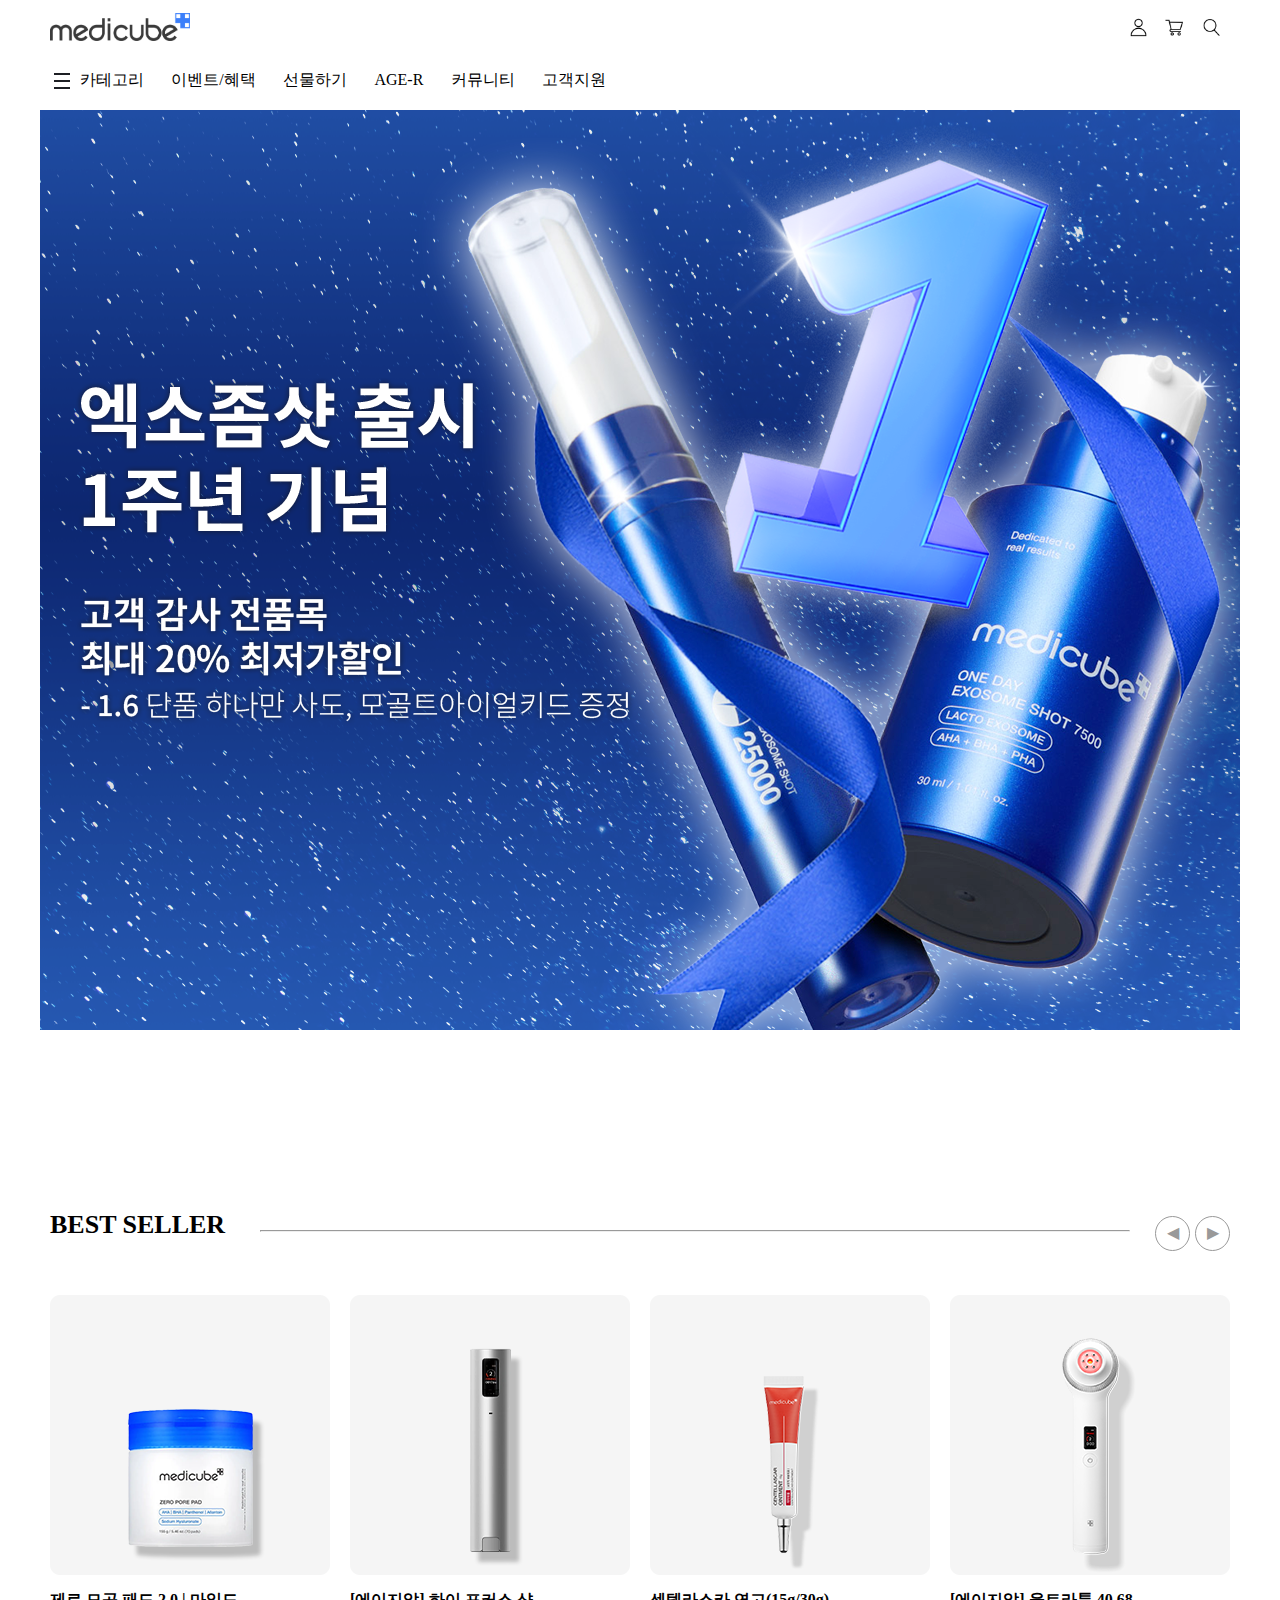
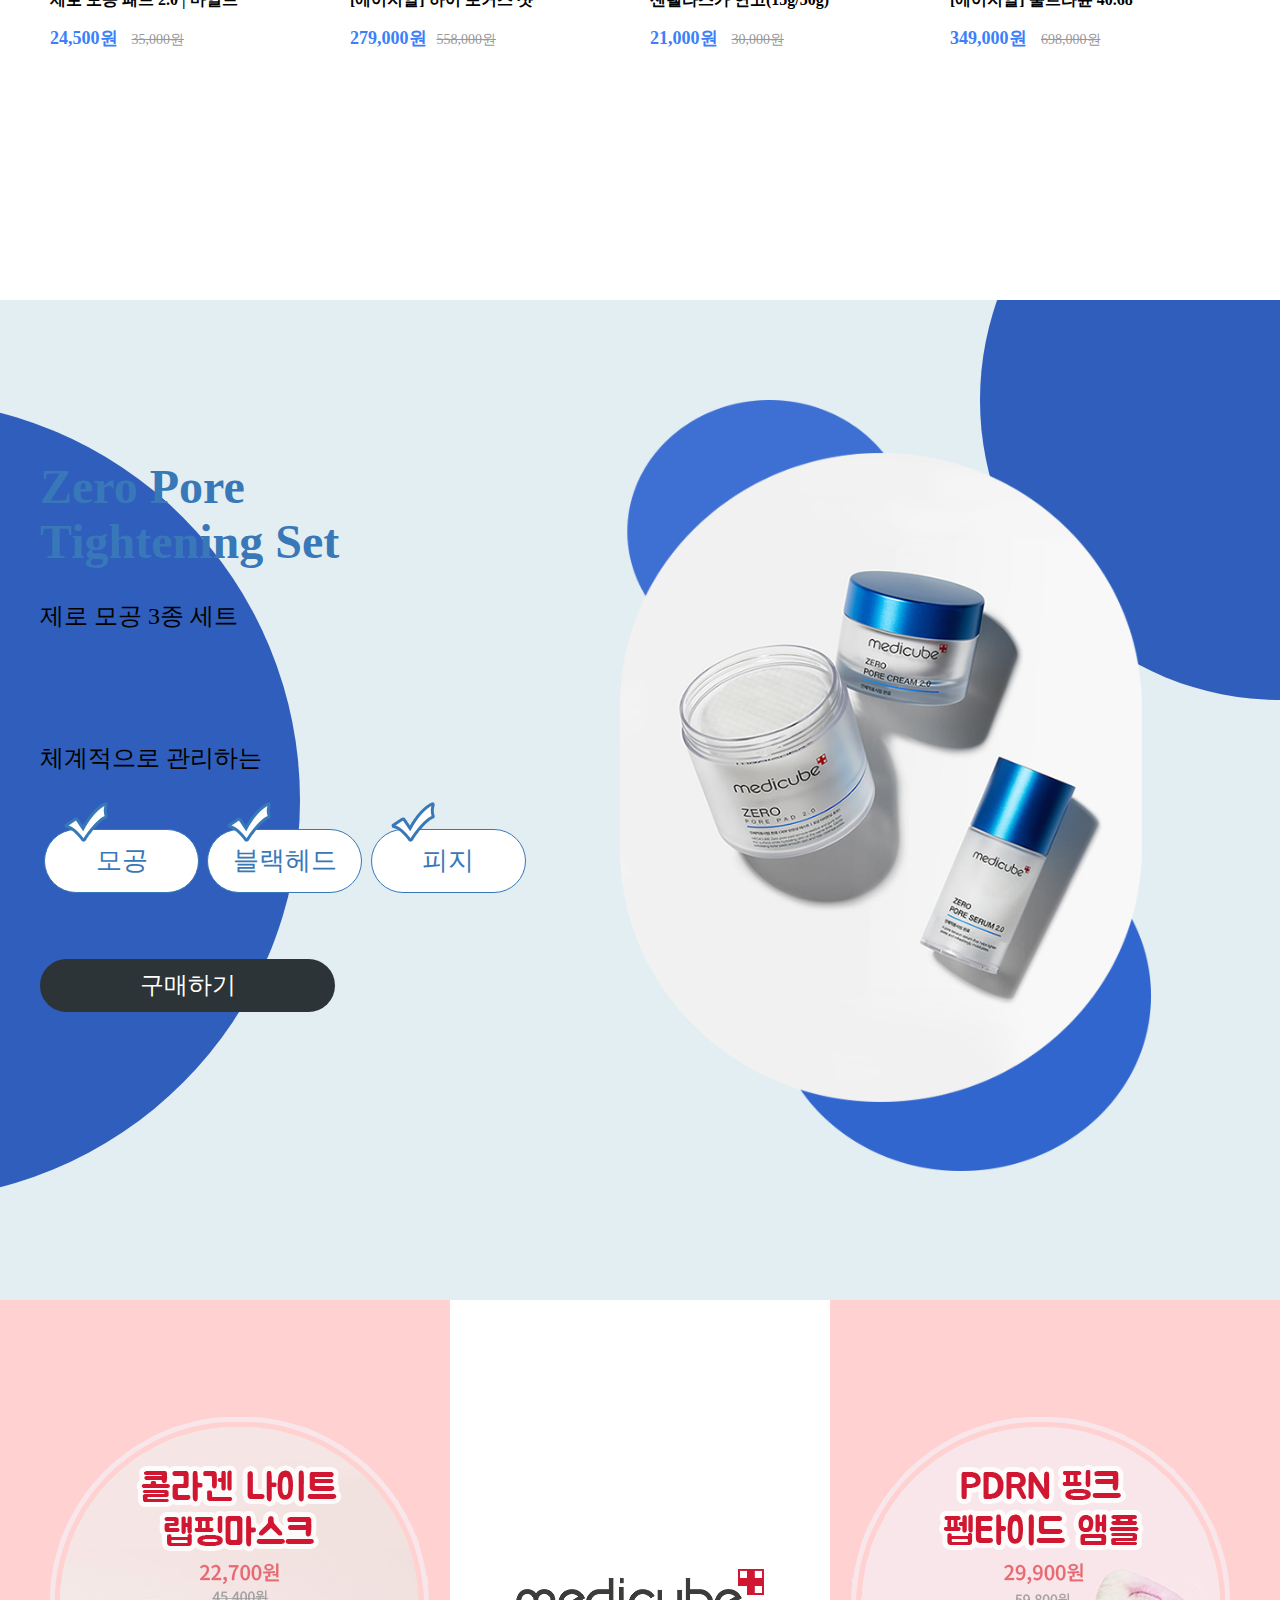
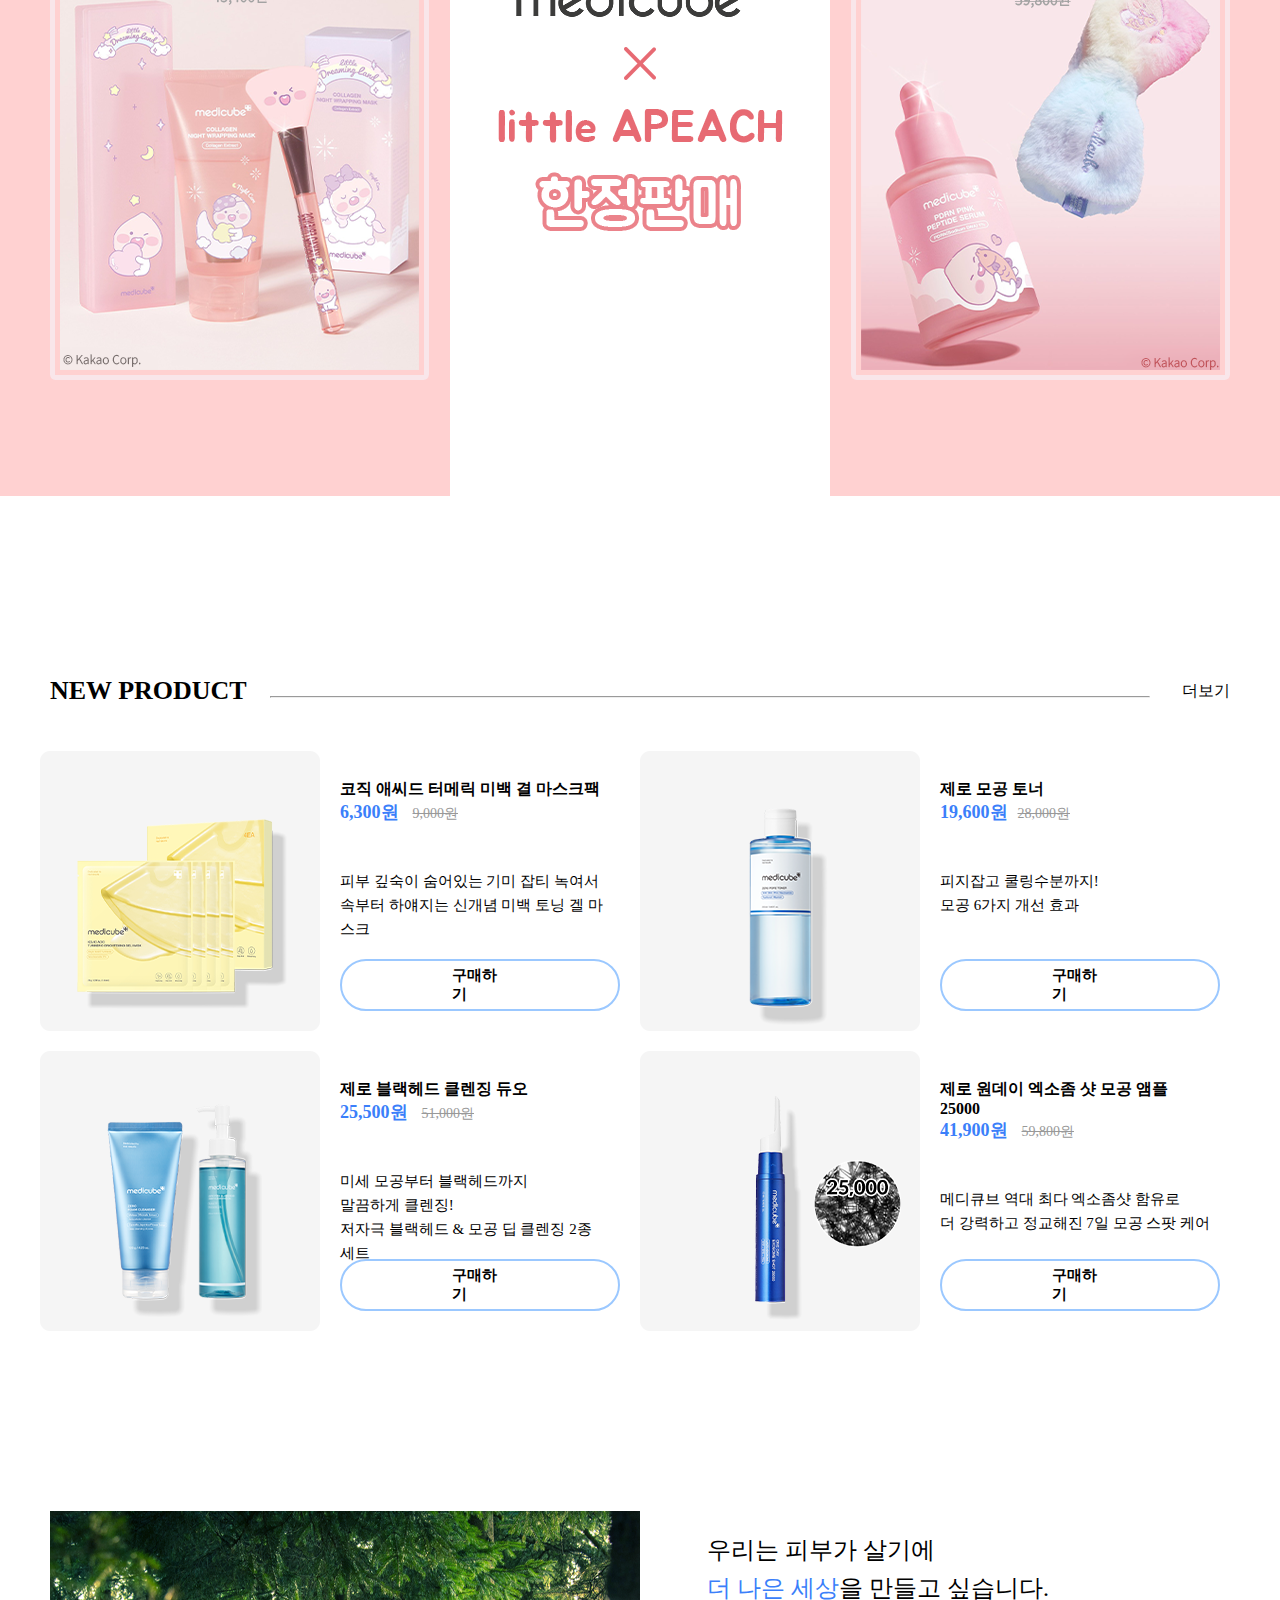
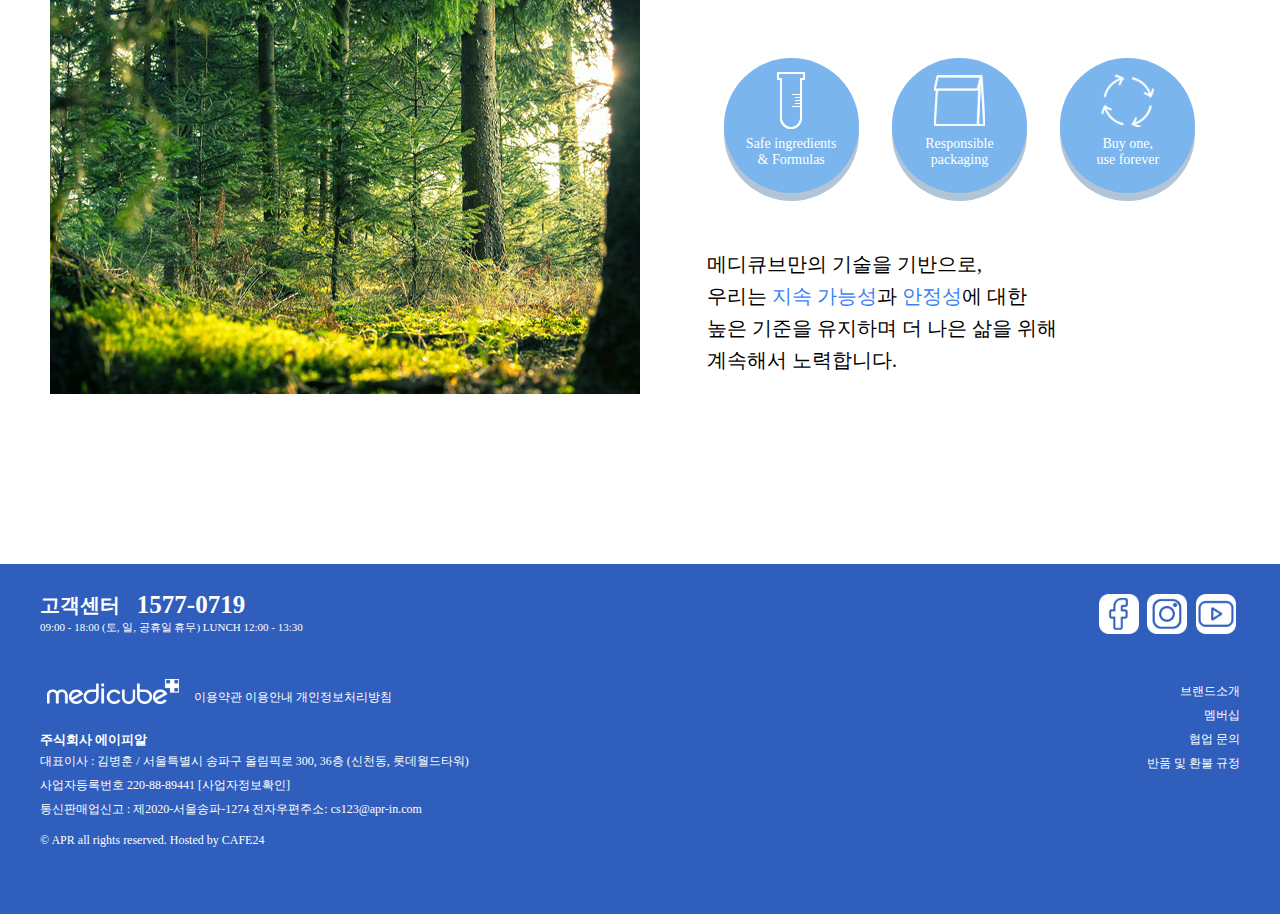
<file: work/page/메디큐브/index.html>
<!DOCTYPE html>
<html lang="en">

<head>
    <meta charset="UTF-8">
    <meta name="viewport" content="width=device-width, initial-scale=1.0">
    <!-- [if It IE 9]>
    <script src="./js/html5shiv.js"></script>
    <! [endif] -->
    <link rel="shortcut icon" href="./images/favicon.ico">
    <link rel="stylesheet" href="./css/reset.css">
    <link rel="stylesheet" href="./css/index.css">
    <title>medicube</title>
</head>

<body>
    <header>
        <div class="logo-main-menu-rightmenu">
            <div class="container">
                <div class="top-menu">
                    <h1><a href="./index.html"><img src="./images/logo.png" alt="logo"></a></h1>
                    <ul class="gnb">
                        <li><a href="#none"><img src="./images/icon_top1.png" alt="마이페이지"></a></li>
                        <li><a href="#none"><img src="./images/icon_top2.png" alt="장바구니"></a></li>
                        <li><a href="#none"><img src="./images/icon_top3.png" alt="검색"></a></li>
                    </ul>
                </div> <!-- top-menu -->

                <nav class="main-menu">
                    <ul class="gnb">
                        <li><a href="#none"><img src="./images/icon_Category.png" alt="카테고리">카테고리</a></li>
                        <li><a href="#none">이벤트/혜택</a></li>
                        <li><a href="#none">선물하기</a></li>
                        <li><a href="#none">AGE-R</a></li>
                        <li><a href="#none">커뮤니티</a></li>
                        <li><a href="#none">고객지원</a></li>
                    </ul>
                </nav> <!-- main-menu -->
            </div> <!-- container -->
        </div> <!-- logo-main-menu-rightmenu -->
    </header>

    <main>
        <article class="slide-box">
            <!-- <div class="prev-next">
                <ul>
                    <li class="prev">&lt;</li>
                    <li class="next">&gt;</li>
                </ul>
            </div> -->
            <div  class="slide">
                <h2>slide</h2>
                <ul class="slide-list">
                    <li>
                        <a href="#none"><img src="./images/banner1.png" alt="slide1"></a>
                    </li>
                    <li>
                        <a href="#none"><img src="./images/banner2.png" alt="slide2"></a>
                    </li>
                    <li>
                        <a href="#none"><img src="./images/banner3.png" alt="slide3"></a>
                    </li>
            </div>
            </ul>
            
        </article> <!-- slide -->

        <section class="best-seller">
            <div class="container"> <!-- 그리드 시스템 -->
                <div class="title-line">
                    <h2>BEST SELLER</h2>
                    <ul class="prevnext">
                        <li><a href="#none"><span class="btn">◀</span></a></li>
                        <li><a href="#none"><span class="btn">▶</span></a></li>
                    </ul>
                </div> <!-- title-line -->
                <hr>

                <div class="best-flexbox"> <!-- 플렉스 컨테이너 -->
                    <ul class="best-list">
                        <li>
                            <a href="#none">
                                <img src="./images/1_best_1pad.png" alt="best1">
                                <strong class="product-title">제로 모공 패드 2.0 | 마일드</strong>
                                <span class="price">24,500원</span> <span class="list-price">35,000원</span>
                            </a>
                        </li>
                        <li>
                            <a href="#none">
                                <img src="./images/1_best_2agerhi.png" alt="best2">
                                <strong class="product-title">[에이지알] 하이 포커스 샷</strong>
                                <span class="price">279,000원</span><span class="list-price">558,000원</span>
                            </a>
                        </li>
                        <li>
                            <a href="#none">
                                <img src="./images/1_best_3centellascar.png" alt="best3">
                                <strong class="product-title">센텔라스카 연고(15g/30g)</strong>
                                <span class="price">21,000원</span> <span class="list-price">30,000원</span>
                            </a>
                        </li>
                        <li>
                            <a href="#none">
                                <img src="./images/1_best_4ultra.png" alt="best4">
                                <strong class="product-title">[에이지알] 울트라튠 40.68</strong>
                                <span class="price">349,000원 </span><span class="list-price">698,000원</span>
                            </a>
                        </li>
                        <li>
                            <a href="#none">
                                <img src="./images/1_best_5ampoule.png" alt="best5">
                                <strong class="product-title">7일 기미앰플 2.0</strong>
                                <span class="price">30,000원 </span><span class="list-price">60,000원</span>
                            </a>
                        </li>
                        <li>
                            <a href="#none">
                                <img src="./images/1_best_6ager.png" alt="best6">
                                <strong class="product-title">[에이지알] 프리미엄 동안 볼륨 2종 세트</strong>
                                <span class="price">576,000원 </span><span class="list-price">1,152,000원</span>
                            </a>
                        </li>
                    </ul>
                </div> <!-- best-flexbox -->
            </div> <!-- container -->
        </section> <!-- best-seller -->

        <section class="recommendation">
                <span class="circle1"></span>
                <span class="circle2"></span>
                <div class="container">
                    <div class="re-flexbox">
                        <div class="re-txt">
                            <h3>Zero Pore <br>
                                Tightening Set</h3>
                            <p>제로 모공 3종 세트</p>
                            <strong>체계적으로 관리하는</strong>
                            <div class="pointlist">
                                <ul>
                                    <li>
                                        <span class="check"></span>
                                        <p class="point">모공</p>
                                    </li>
                                    <li>
                                        <span class="check"></span>
                                        <p class="point">블랙헤드</p>
                                    </li>
                                    <li>
                                        <span class="check"></span>
                                        <p class="point">피지</p>
                                    </li>
                                </ul>
                            </div> <!-- point -->
                            <a href="#none"><span class="btn">구매하기</span></a>
                        </div> <!-- re-txt -->
                        <div class="re-img">
                            <img src="./images/2_zero3set2.png" alt="Zero Pore Tightening Set image">
                        </div>
                    </div> <!-- item-flexbox -->
                </div> <!-- container -->
        </section> <!-- recommendation -->

        <section class="event-product">
            <div class="container">
                <ul class="event-list">
                        <p class="apeach1">
                            <a href="#none"><img src="./images/3_apeach_1.png" alt="apeach1"></a>
                        </p>
                        <p class="apeachtitle">
                            <img src="./images/3_apeach_title2.png" alt="title">
                        </p>
                        <p class="apeach2">
                            <a href="#none"><img src="./images/3_apeach_2.png" alt="apeach2"></a>
                        </p>
                </ul>
            </div>
        </section> <!-- event-product -->

        <section class="new-product">
            <div class="container">
                <div class="new-title-line">
                    <h2>NEW PRODUCT</h2>
                    <hr>
                    <a href="#none">더보기</a>
                </div>

                <div class="new-flexbox">
                    <ul>
                        <li>
                            <a href="#none">
                                <img src="./images/4_new_1mask.png" alt="new product1">
                                <div class="new-txt">
                                    <strong class="product-title">코직 애씨드 터메릭 미백 결 마스크팩</strong>
                                    <span class="price">6,300원</span> <span class="list-price">9,000원</span>
                                    <p>피부 깊숙이 숨어있는 기미 잡티 녹여서 속부터 하얘지는 신개념 미백 토닝 겔 마스크</p>
                                    <span class="btn">구매하기</span>
                                </div> <!-- new-txt -->
                            </a>
                        </li>
                        <li>
                            <a href="#none">
                                <img src="./images/4_new_2toner.png" alt="new product2">
                                <div class="new-txt">
                                    <strong class="product-title">제로 모공 토너</strong>
                                    <span class="price">19,600원</span><span class="list-price">28,000원</span>
                                    <p>피지잡고 쿨링수분까지! <br> 모공 6가지 개선 효과</p>
                                    <span class="btn">구매하기</span>
                                </div> <!-- new-txt -->
                            </a>
                        </li>
                        <li>
                            <a href="#none">
                                <img src="./images/4_new_3cleanser.png" alt="new product3">
                                <div class="new-txt">
                                    <strong class="product-title">제로 블랙헤드 클렌징 듀오</strong>
                                    <span class="price">25,500원</span> <span class="list-price">51,000원</span>
                                    <p>미세 모공부터 블랙헤드까지 <br> 말끔하게 클렌징! <br>
                                        저자극 블랙헤드 & 모공 딥 클렌징 2종 세트</p>
                                    <span class="btn">구매하기</span>
                                </div> <!-- new-txt -->
                            </a>
                        </li>
                        <li>
                            <a href="#none">
                                <img src="./images/4_new_4ampoule.png" alt="new product4">
                                <div class="new-txt">
                                    <strong class="product-title">제로 원데이 엑소좀 샷 모공 앰플 25000</strong>
                                    <span class="price">41,900원</span> <span class="list-price">59,800원</span>
                                    <p>메디큐브 역대 최다 엑소좀샷 함유로 <br>
                                        더 강력하고 정교해진 7일 모공 스팟 케어</p>
                                    <span class="btn">구매하기</span>
                                </div> <!-- new-txt -->
                            </a>
                        </li>
                    </ul>
                </div> <!-- new-flexbox -->
            </div> <!-- container -->
        </section> <!-- new-product -->

        <section class="bi">
            <div class="container">
                <div class="bi-flexbox">
                    <img src="./images/5_bi.png" alt="bi image">
                    <div class="bi-txt">
                        <p class="bitxt1">우리는 피부가 살기에<br> <span class="bluepoint">더 나은 세상</span>을 만들고 싶습니다.</p>
                        <ul class="esg-list">
                            <li>
                                <img src="./images/bi-icon1.png" alt="bi icon1">
                                <p>Safe ingredients <br>
                                    & Formulas</p>
                            </li>
                            <li>
                                <img src="./images/bi-icon2.png" alt="bi icon2">
                                <p>Responsible <br>
                                    packaging</p>
                            </li>
                            <li>
                                <img src="./images/bi-icon3.png" alt="bi icon3">
                                <p>Buy one, <br>
                                    use forever</p>
                            </li>
                        </ul> <!-- esg-list -->
                        <ul class="shadow">
                            <li></li>
                            <li></li>
                            <li></li>
                        </ul>
                        <p class="bitxt2">메디큐브만의 기술을 기반으로, <br>
                            우리는 <span class="bluepoint">지속 가능성</span>과 <span class="bluepoint">안정성</span>에 대한 <br>
                            높은 기준을 유지하며 더 나은 삶을 위해 <br>
                            계속해서 노력합니다.</p>
                    </div>
                </div> <!-- bi-flexbox -->
            </div> <!-- container -->
        </section> <!-- bi -->
    </main>

    <footer>
        <div class="container">
            <div class="tel-sns">
                <div class="tel">
                    <div class="tel-time">
                        <strong>고객센터</strong>
                        <a href="tel:1577-0719"><span class="telnum">1577-0719</span></a>
                    </div>
                    <p>09:00 - 18:00 (토, 일, 공휴일 휴무) LUNCH 12:00 - 13:30</p>
                </div> <!-- tel -->
                <div class="sns">
                    <ul class="sns-list">
                        <li>
                            <a href="https://www.facebook.com/medicubeofficial/" target="_blank"><img
                                    src="./images/icon_sns1.png" alt="facebook"></a>
                        </li>
                        <li>
                            <a href="https://www.instagram.com/medicube_korea/" target="_blank"><img
                                    src="./images/icon_sns2.png" alt="instagram"></a>
                        </li>
                        <li>
                            <a href="https://www.youtube.com/@medicube4772/" target="_blank"><img
                                    src="./images/icon_sns3.png" alt="youtube"></a>
                        </li>
                    </ul>
                </div> <!-- sns-box -->
            </div> <!-- tel-sns-box -->
            
            <div class="info-menu-brand">
                <div class="info-menu">
                    <div class="logo-menu">
                        <img src="./images/footerlogo.png" alt="footer logo">
                        <nav class="footer-menu">
                            <ul>
                                <li><a href="#none">이용약관</a></li>
                                <li><a href="#none">이용안내</a></li>
                                <li><a href="#none">개인정보처리방침</a></li>
                            </ul>
                        </nav> <!-- footer-menu -->
                    </div> <!-- logo-menu -->
            
                    <strong>주식회사 에이피알</strong>
                    <address>
                        대표이사 : 김병훈 / 서울특별시 송파구 올림픽로 300, 36층 (신천동, 롯데월드타워) <br>
                        사업자등록번호 <a href="tel:220-88-89441" >220-88-89441</a> [사업자정보확인] <br>
                        통신판매업신고 : 제2020-서울송파-1274 전자우편주소: <a href="mailto:cs123@apr-in.com">cs123@apr-in.com</a>
                    </address>
                    <p>© APR all rights reserved. Hosted by CAFE24</p>
                </div> <!-- info-menu -->
            
                <div class="brand">
                    <ul>
                        <li><a href="#none">브랜드소개</a></li>
                        <li><a href="#none">멤버십</a></li>
                        <li><a href="#none">협업 문의</a></li>
                        <li><a href="#none">반품 및 환불 규정</a></li>
                    </ul>
                </div> <!-- brand -->
            </div> <!-- info-menu-brand -->
        </div>
    </footer>
</body>

</html>
</file>
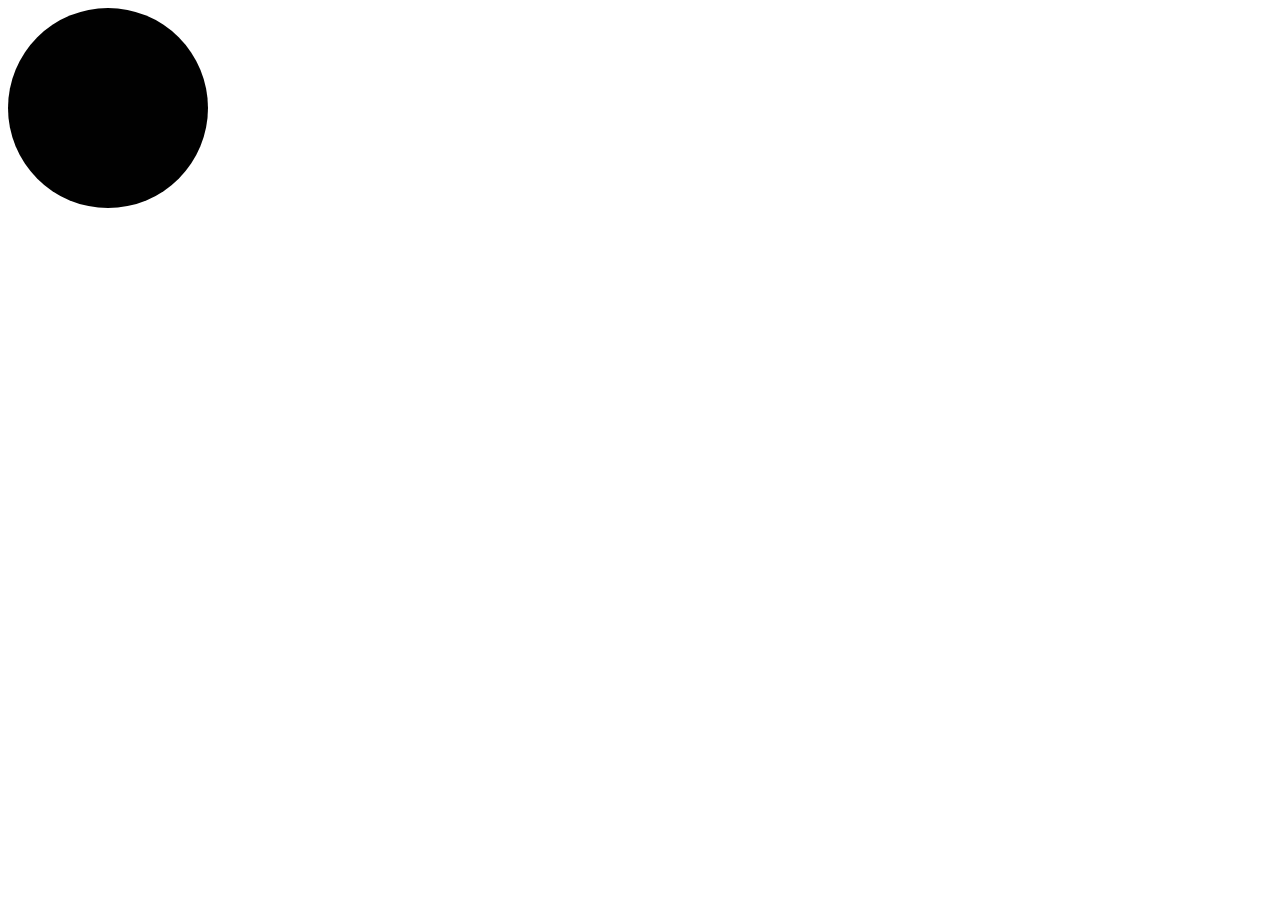
<file: a.html>
<!DOCTYPE html>
<html lang="en">

<head>
  <meta charset="UTF-8">
  <meta name="viewport" content="width=device-width, initial-scale=1.0">
  <title>Document</title>
<style>
  .circle {
  width: 200px;
  height: 200px;
  border-radius: 100%;
  border-bottom-left-radius: 100%;

  background: conic-gradient(
    rgba(1, 1, 1, 1) 0deg 90deg,
    rgba(1, 1, 1, 1) 90deg 360deg
  );
  /* animation: changeOpacity 1s infinite; */
}


</style>
</head>

<body>
  <div class="circle"></div>

  <script>

  </script>
</body>

</html>
</file>
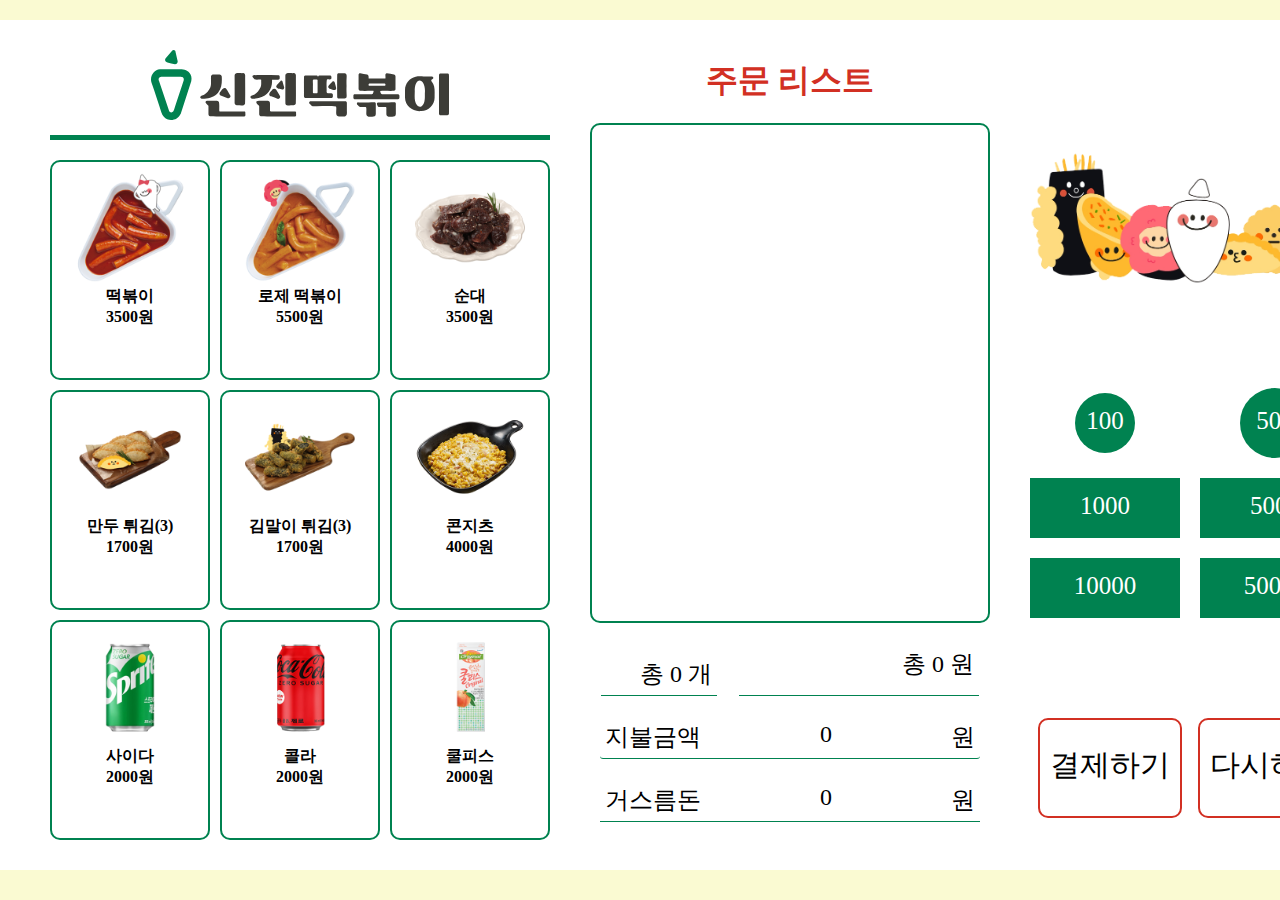
<file: work/javascript/kiosk/kiosk.html>
<!DOCTYPE html>
<html lang="ko">

<head>
  <meta charset="UTF-8">
  <meta name="viewport" content="width=device-width, initial-scale=1.0">
  <title>신전 떡볶이 키오스크</title>
  <link rel="stylesheet" href="./css/kiosk.css">
</head>

<body>
  <div class="back">
    <div class="flex">
      <div class="main">
        <h1 class="logo"><img src="./img/logo.svg" alt="">신전떡볶이</h1>
        <div class="result"> <!-- list -->

        </div>
      </div> <!-- main -->

      <div class="cart">
        <h2>주문 리스트</h2>
        <div class="cart-items"></div>

        <div class="calculate">
          <div class="noOfItems">총 0 개</div>
          <div class="total">총 0 원</div>
        </div>
        <div class="pay-box">지불금액<p class="pay">0</p>원</div>
        <div class="change-box">거스름돈<p class="change">0</p>원</div> <!-- 거스름돈 -->
      </div> <!-- order -->

      <div class="wallet-btns">
        <img src="./img/character.png" alt="">
        <!-- <h2>지갑</h2> -->
        <div class="money-all">
          <div id="money100" class="money">100</div>
          <div id="money500" class="money">500</div>
          <div id="money1000" class="money">1000</div>
          <div id="money5000" class="money">5000</div>
          <div id="money10000" class="money">10000</div>
          <div id="money50000" class="money">50000</div>
        </div>
    
        <div class="btns">
          <div id="buy-btn">결제하기</div>
          <div id="reset">다시하기</div>
        </div>
      </div>
    </div> <!-- menu-order -->
  </div>
  <script src="./js/script.js"></script>

</body>

</html>
</file>
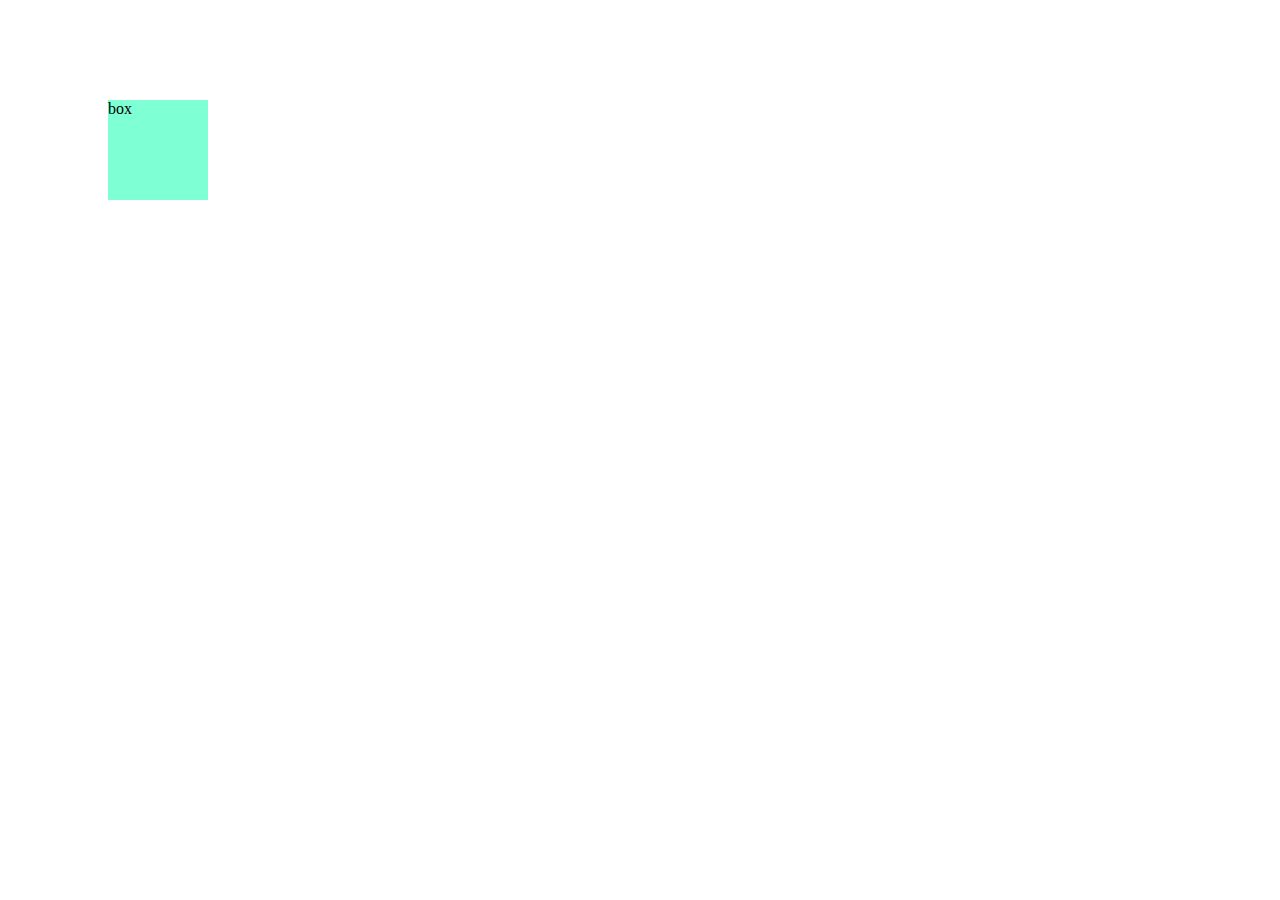
<file: work/page/메디큐브/css/de.html>
<!DOCTYPE html>
<html lang="ko">
<head>
    <meta charset="UTF-8">
    <meta name="viewport" content="width=device-width, initial-scale=1.0">
    <style>
        .box {
            width: 100px; height: 100px;
            margin: 100px;
            background-color: aquamarine;
            box-shadow: 10px purple;
        }
    </style>
    <title>Document</title>
</head>
<body>
    <div class="box"> box</div>
</body>
</html>
</file>
<file: work/page/메디큐브/css/index.css>
@charset "uft8";

.container {
    position: relative;
    width: 1200px;
    margin: 0 auto;
    padding: 0;
}


/* ====== header ========== */
header {
    width: 100%; height: 110px;
}

.logo-main-menu-rightmenu .top-menu {
    display: flex;
    width: 100%; height: 54px;
    align-items: center;
    padding: 0 10px;
    /* background-color: burlywood; */
}
.logo-main-menu-rightmenu  .top-menu > h1 > a > img { 
    width: 140px;
    margin-right: 930px;
}
.logo-main-menu-rightmenu .top-menu > .gnb {
    display: flex;
    width: 110px ;
}
.logo-main-menu-rightmenu .top-menu > .gnb a {
    width: 25px;
    padding: 2px;
}
.logo-main-menu-rightmenu .top-menu > .gnb a:hover {
    border-radius: 50%;
    background-color: #3b7ffa;
}

.logo-main-menu-rightmenu .main-menu > .gnb {
    display: flex;
    width: 580px; height: 50px;
    justify-content: space-between;
    line-height: 52px;
    margin: 0;
    /* background-color: aqua; */
}
.main-menu >.gnb >li:first-child > a {
    display: flex;
}
.main-menu > .gnb img {
    width: 16px;
    height: 16px;
    margin-top: 19px;
    margin-right: 10px;
}
.main-menu > .gnb >li > a:hover {
    font-weight: bold;
}




/* ====== main ========== */
/* - slide - */

.slide {
    position: relative;
    width: 1200px;
    height: 920px;
    overflow: hidden;
}
.slide > h2 {
    font-size: 0;
}
.slide > ul {
    position: absolute;
    left: 0; top: 0;
    display: flex;
    width: 3600px;

    animation: sliding 15s infinite linear;
}
.slide > ul > li {
    width: 100%;
    height: 100%;
}


/* best-seller */
.title-line {
    display: flex;
    width: 100%;
    margin-top: 180px;
    /* background-color: aqua; */
}
.title-line > h2 {
    font-size: 26px;
    margin: 0;
    margin-left: 10px;
}
.best-seller hr {
    position: absolute;
    left: 220px;
    top: 20px;
    width: 870px;
}
.title-line > ul {
    position: absolute;
    right: 10px; top: 6px;
    display: flex;
}
.title-line > ul > li {
    margin-left: 5px;
}
.title-line > ul > li > a {
    width: 35px; height: 35px;
    text-align: center;
    line-height: 18px;
    padding: 7px 0;
    border: 1px solid #999;
    border-radius: 20px;
    color: #999;
}
.title-line > ul > li:hover > a {
    border: 1px solid white;
    border-radius: 20px;
    color: white;
    background-color: #3b7ffa;
}

.best-flexbox > .best-list {
    display: flex;
    width: 100%;
    justify-content: space-between;
    margin-top: 45px;
    overflow: hidden;
}
.best-flexbox > .best-list a {
    width: 280px;
    margin: 10px;
}

.best-list .product-title {
    margin-top: 15px;
    margin-bottom: 15px;
}
.best-list .product-title:hover {
    text-decoration: underline;
}
.best-list .price {
    font-size: 18px;
    font-weight: 600;
    color: #3b7ffa;
}
.best-list .list-price {
    font-size: 14px;
    margin-left: 10px;
    text-decoration: line-through;
    color: #999;
}


/* -- Recommendation -- */
.recommendation {
    position: relative;
    width: 100%; height: 1000px;
    margin-top: 240px;
    background-color: #e3eef2;
    overflow: hidden;
}
.recommendation .circle1 {
    position: absolute;
    top: 100px; left: -500px;
    width: 800px;
    height: 800px;
    border-radius: 400px;
    background-color: #2f5ebc;
}
.recommendation .circle2 {
    position: absolute;
    top: -200px; right: -300px;
    width: 600px;
    height: 600px;
    border-radius: 400px;
    background-color: #2f5ebc;
}


.re-flexbox {
    display: flex;
    align-items: center;
}
.re-txt {
    margin: 100px 0;
}
.re-txt > h3 {
    text-align: left;
    font-size: 48px;
    color: #3878b8;
    margin-bottom: 28px;
}

.re-txt > p,
.re-txt > strong,
.re-txt > a {
    font-size: 24px;
}
.re-txt > strong {
    font-weight: normal;
    margin-top: 107px;
    margin-bottom: 55px;
}

.re-txt > .pointlist > ul {
    display: flex;
    justify-content: space-between;
    width: 490px;
}
.re-txt > .pointlist > ul > li {
    position: relative;
}

.re-txt > .pointlist > ul > li > .check { 
    position: absolute;
    top: -27px; left: 20px;
    width: 50px;
    height: 50px;
    background: url(../images/check-mark.png) no-repeat;
}
.re-txt > .pointlist > ul > li > .point{ 
    font-size: 26px;
    width: 155px;
    text-align: center;
    padding: 10px 0;
    border: 1px solid #3878b8;
    border-radius: 40px;
    color: #3878b8;
    background-color: white;
}

.re-txt > a {
    width: 295px; height: 53px;
    text-align: center;
    line-height: 53px;
    border-radius: 30px;
    color: white;
    background-color: #2d3438;
    margin: 0;
    margin-top: 66px;
}
.re-txt > a:hover {
    background-color: #3878b8;
}
.re-flexbox  img {
    width: 531px; height: 871px;
    padding-top: 100px;
}






/* --- event-product --- */
.event-product {
    height: 796px;
    background-color: #ffd1d1;
}
.event-list {
    display: flex;
    align-items: center;
}
.event-list > .apeach1,
.event-list > .apeach2 {
    width: 379px;
    height: 563px;
}

.event-list > .apeachtitle {
    width: 380px;
}
.event-list > .apeach1:hover,
.event-list > .apeach2:hover {
    transform: translateY(-20px);
}





/* -- new-product --- */
.new-title-line {
    display: flex;
    width: 100%;
    align-items: center;
    margin-top: 180px;
}
.new-title-line > h2 {
    font-size: 26px;
    margin: 0;
    margin-left: 10px;
}
hr {
    position: absolute;
    left: 230px;
    top: 20px;
    width: 880px;
}
.new-title-line > a {
    margin-right: 10px;
}
.new-title-line > a:hover {
    font-weight: 600;
}
.new-flexbox {
    width: 100%;
    margin-top: 45px;
}
.new-flexbox > ul {
    display: grid;
    grid-template-columns: repeat(2, 580px);
    grid-auto-rows: minmax(100px, auto);
    grid-gap: 20px 20px;
    margin-top: 45px;
    margin-bottom: 180px;
}
.new-flexbox > ul > li > a  {
    display: flex;
    height: 280px;
}
.new-flexbox > ul > li img {
    width: 280px;
}

.new-flexbox > ul > li  .new-txt {
    position: relative;
    width: 300px;
    padding-left: 20px;
    padding-right: 10px;
    padding-top: 28px;
}
.new-flexbox > ul .new-txt > .product-title {
    font-size: 16px;
}

.new-flexbox > ul .new-txt > .price {
    font-size: 18px;
    font-weight: 600;
    padding-top: 17px;
    padding-right: 10px;
    color: #3b7ffa;
}
.new-flexbox > ul .new-txt > .list-price {
    font-size: 14px;
    text-decoration: line-through;
    color: #999;
}
.new-flexbox > ul .new-txt > p {
    font-size: 15px;
    margin-top: 45px;
}
.new-flexbox > ul .new-txt > .btn {
    position: absolute;
    left: 20px; bottom: 20px;
    font-size: 15px;
    font-weight: bold;
    padding: 5px 110px;
    border: 2px solid #9bc8ff;
    border-radius: 30px;
}

.new-flexbox > ul .new-txt > .btn:hover {
    color: white;
    background-color: #9bc8ff;
}


/* --- bi --- */
.bi-flexbox {
    display: flex;
    height: 483px;
    margin: 0 10px;
    margin-bottom: 170px;
    /* background-color: bisque; */
}
.bi-flexbox > img {
    width: 590px;
}

.bi-txt {
    position: relative;
    width: 590px;
    font-family: 'Noto Serif KR';
    padding: 20px 30px 20px 67px;
}
.bi-txt > .bitxt1 {
    font-size: 24px;
}
.bi-txt  .bluepoint{
    color: #3b7ffa;
}
.bi-txt > .bitxt2 {
    font-size: 20px;   
}

.bi-txt > .esg-list {
    display: flex;
    justify-content: space-between;
    width: 505px; height: 140px;
    margin: 50px 0;
}

.bi-txt > .esg-list img {
    width: 57px; height: 57px;
    text-align: center;
}
.bi-txt > .esg-list > li {
    width: 135px;
    height: 135px;
    padding-top: 14px;
    border-radius: 70px;
    background-color: #7ab6ed;
}
.bi-txt > .esg-list > li > p {
    font: 14px 'Noto Sans KR';
    text-align: center;
    padding-top: 7px;
    color: white;
}
.shadow {
    position: absolute;
    left: 67px; top: 105px;
    display: flex;
    justify-content: space-between;
    width: 505px; height: 140px;
    margin: 50px 0;
}
.shadow > li {
    width: 135px;
    height: 135px;
    padding-top: 14px;
    border-radius: 70px;
    background-color: #b2c5d6;

    z-index: -1;
}


/* ====== footer ========== */
footer {
    height: 350px;
    background-color: #2f5ebc;
    margin: 0 auto;
    color: white;
}

/* -- tel-sns --*/
.tel-sns {
    display: flex;
    height: 40px;
    justify-content: space-between;
    align-items: center;
    padding-top: 50px;
    margin-bottom: 65px;
}

/* -- tel --*/
.tel {
    width: 90%;
}
.tel-sns > .tel  strong {
    font-size: 20px;
    margin: 0;
}
.tel-sns > .tel > .tel-time {
    display: flex;
    width: 222px;
    align-items: center;
    margin: 0;
}
.tel-sns > .tel a > .telnum {
    font-size: 25px;
    font-weight: bold;
    color: white;
}
.tel-sns > .tel > p {
    font-size: 11px;
}

.sns > .sns-list {
    display: flex;
    width: 145px;

}
.sns > ul img {
    width: 40px;
}


/* -info-menu-brand- */
.info-menu-brand {
    display: flex;
}

.info-menu {
    width: 90%;
    margin: 0;
}

.info-menu > .logo-menu {
    display: flex;
    width: 360px;
    margin: 0;
    margin-bottom: 25px;
    /* background-color: #7ab6ed; */
}
.info-menu > .logo-menu > img {
    width: 132px;
    height: 25px;
}
.info-menu > .logo-menu .footer-menu > ul {
    display: flex;
    width: 200px;
    padding-top: 10px;
}
.info-menu > .logo-menu .footer-menu > ul a {
    font-size: 12px;
    color: white;
}
.info-menu > .logo-menu .footer-menu > ul a:hover {
    text-decoration: underline;
}
.info-menu > strong {
    font-size: 13px;
}
.info-menu > address {
    font-size: 12px;
    line-height: 24px;
}
.info-menu > address > a {
    display: inline-block;
    color: white;
}
.info-menu > address > a:last-child:hover {
    font-weight: bold;
}

.info-menu > p {
    font-size: 12px;
    margin-top: 10px;
}


.brand {
    width: 10%;
}
.brand a {
    font-size: 12px;
    line-height: 24px;
    text-align: right;
    color: white;
}
.brand a:hover {
    text-decoration: underline;
}
</file>
<file: work/javascript/kiosk/css/kiosk.css>
* {
  margin: 0 auto;
  padding: 0;
  box-sizing: border-box;
}

body {
  padding: 20px auto;
  width: 100%;
  max-width: 1400px;
  background-color: lightgoldenrodyellow;
}

.back {
  background-color: white;
  padding: 30px 30px;
  width: 1400px;
  margin-top: 20px;
}
.back .flex {
  display: flex;
  justify-content: space-between;
}
.back .flex .main .logo {
  height: 90px;
  text-align: center;
  border-bottom: 5px solid #008250;
  background-color: white;
  margin-bottom: 20px;
  font-size: 0;
}
.back .flex .main .logo img {
  height: 70px;
}
.back .flex .main .result {
  display: grid;
  grid-template-columns: repeat(3, 160px);
  grid-template-rows: minmax(160px);
  gap: 10px;
}
.back .flex .main .result .product-card {
  text-align: center;
  width: 160px;
  height: 220px;
  padding-top: 10px;
  border: 2px solid #008250;
  border-radius: 10px;
  cursor: pointer;
}
.back .flex .main .result .product-card:hover {
  background-color: #D23023;
  color: white;
  border: 2px solid lightgoldenrodyellow;
}
.back .flex .main .result .product-card img {
  width: 110px;
}
.back .flex .main .result .product-card .product-name {
  font-size: 16px;
}
.back .flex .main .result .product-card strong {
  margin-top: 10px;
  font-size: 16px;
}
.back .flex .cart {
  width: 400px;
}
.back .flex .cart h2 {
  width: 100%;
  height: 63px;
  line-height: 60px;
  text-align: center;
  margin-bottom: 10px;
  font-size: 32px;
  color: #D23023;
}
.back .flex .cart .cart-items {
  height: 500px;
  width: 100%;
  border: 2px solid #008250;
  background-color: white;
  border-radius: 10px;
}
.back .flex .cart .cart-items .cart-item {
  display: flex;
  justify-content: space-between;
  align-items: center;
  padding: 5px 10px;
  margin: 0.3rem 0;
}
.back .flex .cart .cart-items .cart-item h3 {
  width: 32%;
}
.back .flex .cart .cart-items .cart-item .cart-detail {
  display: flex;
  align-items: center;
  width: 68%;
  justify-content: space-between;
}
.back .flex .cart .cart-items .cart-item .cart-detail .mid {
  display: flex;
  align-items: center;
  width: 120px;
}
.back .flex .cart .cart-items .cart-item .cart-detail .mid button {
  font-size: 2rem;
  padding: 0;
  width: 25px;
  background-color: white;
  border: none;
  border: 1px solid #acacac;
  border-radius: 10px;
  color: gray;
}
.back .flex .cart .cart-items .cart-item .cart-detail .mid button:hover {
  background-color: #008250;
  color: white;
  border: none;
}
.back .flex .cart .cart-items .cart-item .cart-detail .mid .minus {
  height: 30px;
  line-height: 1px;
}
.back .flex .cart .cart-items .cart-item .cart-detail .mid .plus {
  height: 30px;
  line-height: 30px;
}
.back .flex .cart .cart-items .cart-item .cart-detail .mid p {
  padding: 0.3rem 0.5rem;
  border-radius: 0.3rem;
}
.back .flex .cart .cart-items .cart-item .cart-detail .cart-price {
  width: 90px;
  text-align: right;
}
.back .flex .cart .cart-items .cart-item .cart-detail .cart-product {
  background-color: white;
  padding: 7px 9px;
  border: none;
  border: 1px solid #acacac;
  border-radius: 3px;
}
.back .flex .cart .cart-items .cart-item .cart-detail .cart-product:hover {
  background-color: red;
  color: white;
}
.back .flex .cart .calculate {
  display: flex;
  justify-content: space-between;
}
.back .flex .cart .calculate .noOfItems {
  display: flex;
  justify-content: right;
  width: 29%;
  margin-top: 30px;
  font-size: 24px;
  padding: 5px;
  border-bottom: 1px solid #008250;
}
.back .flex .cart .calculate .total {
  display: flex;
  justify-content: right;
  width: 60%;
  margin-top: 20px;
  font-size: 24px;
  padding: 5px;
  border-bottom: 1px solid #008250;
}
.back .flex .cart .pay-box,
.back .flex .cart .change-box {
  border: none;
  background-color: transparent;
  display: flex;
  justify-content: right;
  width: 95%;
  margin-top: 20px;
  font-size: 24px;
  padding: 5px;
  border-bottom: 1px solid #008250;
}
.back .flex .cart .pay-box {
  border-radius: 0.2rem;
}
.back .flex .wallet-btns {
  width: 320px;
}
.back .flex .wallet-btns img {
  width: 100%;
  margin-top: 100px;
  margin-bottom: 50px;
}
.back .flex .wallet-btns h2 {
  width: 100%;
  height: 63px;
  line-height: 60px;
  font-size: 32px;
  text-align: center;
}
.back .flex .wallet-btns .money-all {
  display: grid;
  grid-template-columns: repeat(2, 150px);
  grid-template-rows: minmax(150px);
  gap: 20px;
  justify-content: center;
  align-items: center;
  margin-top: 50px;
}
.back .flex .wallet-btns .money-all #money100 {
  width: 60px;
  height: 60px;
  text-align: center;
  line-height: 55px;
  font-size: 25px;
  border-radius: 30px;
  color: white;
  background-color: #008250;
  cursor: pointer;
}
.back .flex .wallet-btns .money-all #money100:hover {
  transform: translate(-5px, -5px);
  box-shadow: 5px 5px 0 #30493f;
}
.back .flex .wallet-btns .money-all #money500 {
  width: 70px;
  height: 70px;
  text-align: center;
  line-height: 65px;
  font-size: 25px;
  border-radius: 40px;
  color: white;
  background-color: #008250;
  cursor: pointer;
}
.back .flex .wallet-btns .money-all #money500:hover {
  transform: translate(-5px, -5px);
  box-shadow: 5px 5px 0 #30493f;
}
.back .flex .wallet-btns .money-all #money1000,
.back .flex .wallet-btns .money-all #money5000,
.back .flex .wallet-btns .money-all #money10000,
.back .flex .wallet-btns .money-all #money50000 {
  height: 60px;
  width: 150px;
  text-align: center;
  line-height: 55px;
  font-size: 25px;
  color: white;
  background-color: #008250;
  cursor: pointer;
}
.back .flex .wallet-btns .money-all #money1000:hover,
.back .flex .wallet-btns .money-all #money5000:hover,
.back .flex .wallet-btns .money-all #money10000:hover,
.back .flex .wallet-btns .money-all #money50000:hover {
  transform: translate(-5px, -5px);
  box-shadow: 5px 5px 0 #30493f;
}
.back .flex .wallet-btns .btns {
  display: flex;
  justify-content: space-between;
  margin-top: 100px;
}
.back .flex .wallet-btns .btns div {
  width: 45%;
  height: 100px;
  font-size: 30px;
  text-align: center;
  line-height: 90px;
  background-color: white;
  border: 2px solid #D23023;
  border-radius: 10px;
  cursor: pointer;
}
.back .flex .wallet-btns .btns div:hover {
  background-color: #D23023;
  font-weight: bold;
  color: white;
}/*# sourceMappingURL=kiosk.css.map */
</file>
